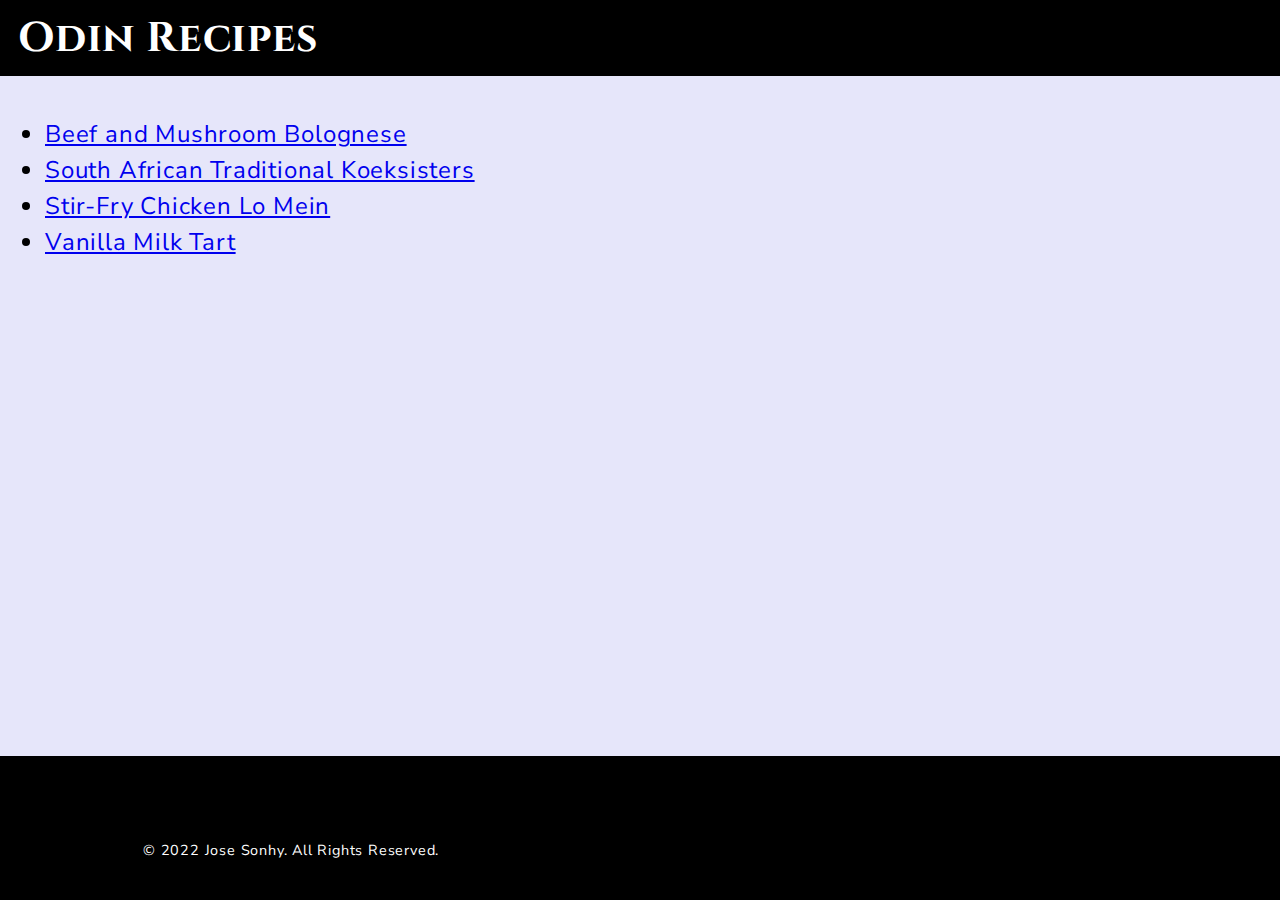
<file: index.html>
<!DOCTYPE html>
<html lang="en">
  <head>
    <meta charset="UTF-8" />
    <meta name="viewport" content="width=device-width, initial-scale=1.0" />
    <link rel="stylesheet" href="css/styles.css">
    <title>Odin Recipes</title>
  </head>
  <body class="body">

    <header class="header-home">
      <h1>Odin Recipes</h1>
    </header>

    <main class="main-content">
      <ul class="nav">
        <li>
          <a href="./recipes/beef-mushroom-bolognese.html">Beef and Mushroom Bolognese</a>
        </li>
        <li><a href="./recipes/koeksister.html">South African Traditional Koeksisters</a></li>
        <li><a href="./recipes/stir-fry.html">Stir-Fry Chicken Lo Mein</a></li>
        <li><a href="./recipes/milk-tart.html">Vanilla Milk Tart</a></li>
      </ul>
    </main>

    <!-- Sitewide footer -->
    <footer class="site-footer">
      <div class="footer-container">
        <p>&copy; 2022 Jose Sonhy. All Rights Reserved.</p>
      </div>
    </footer>

  </body>
</html>
</file>
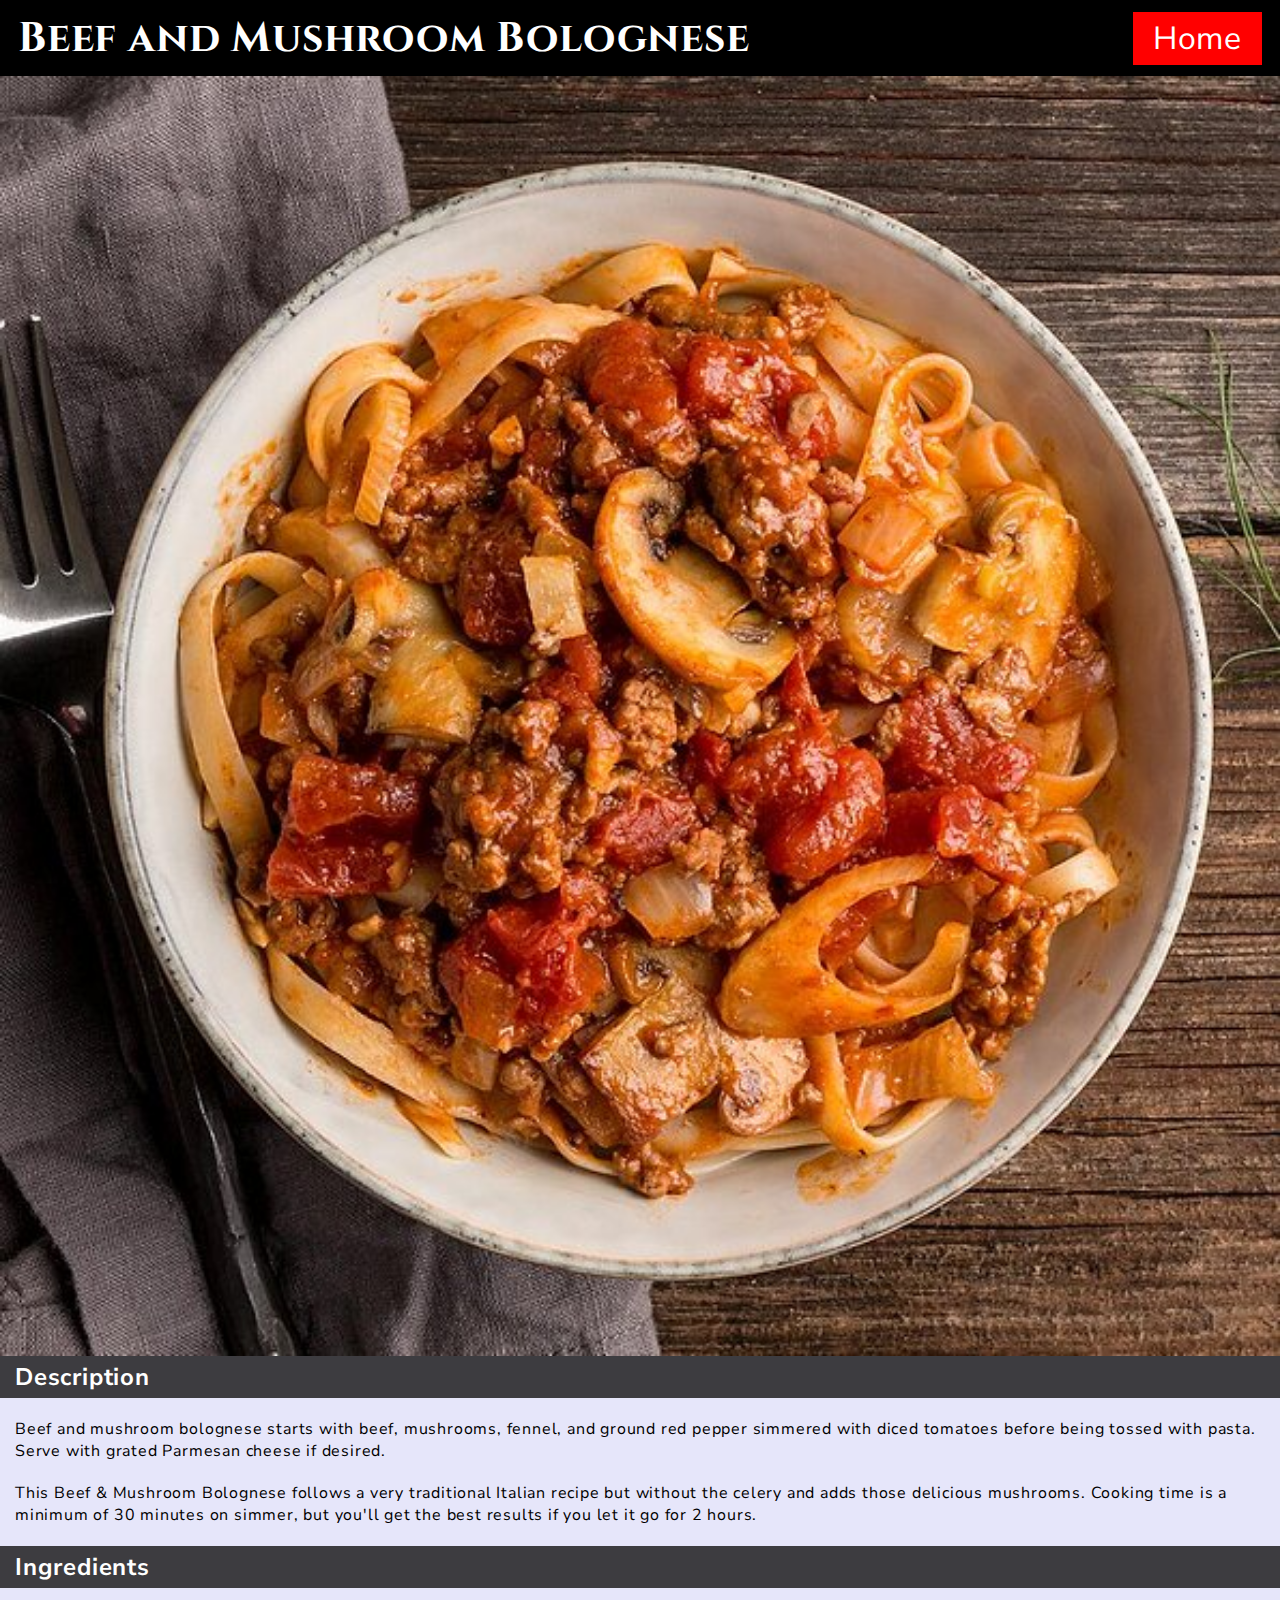
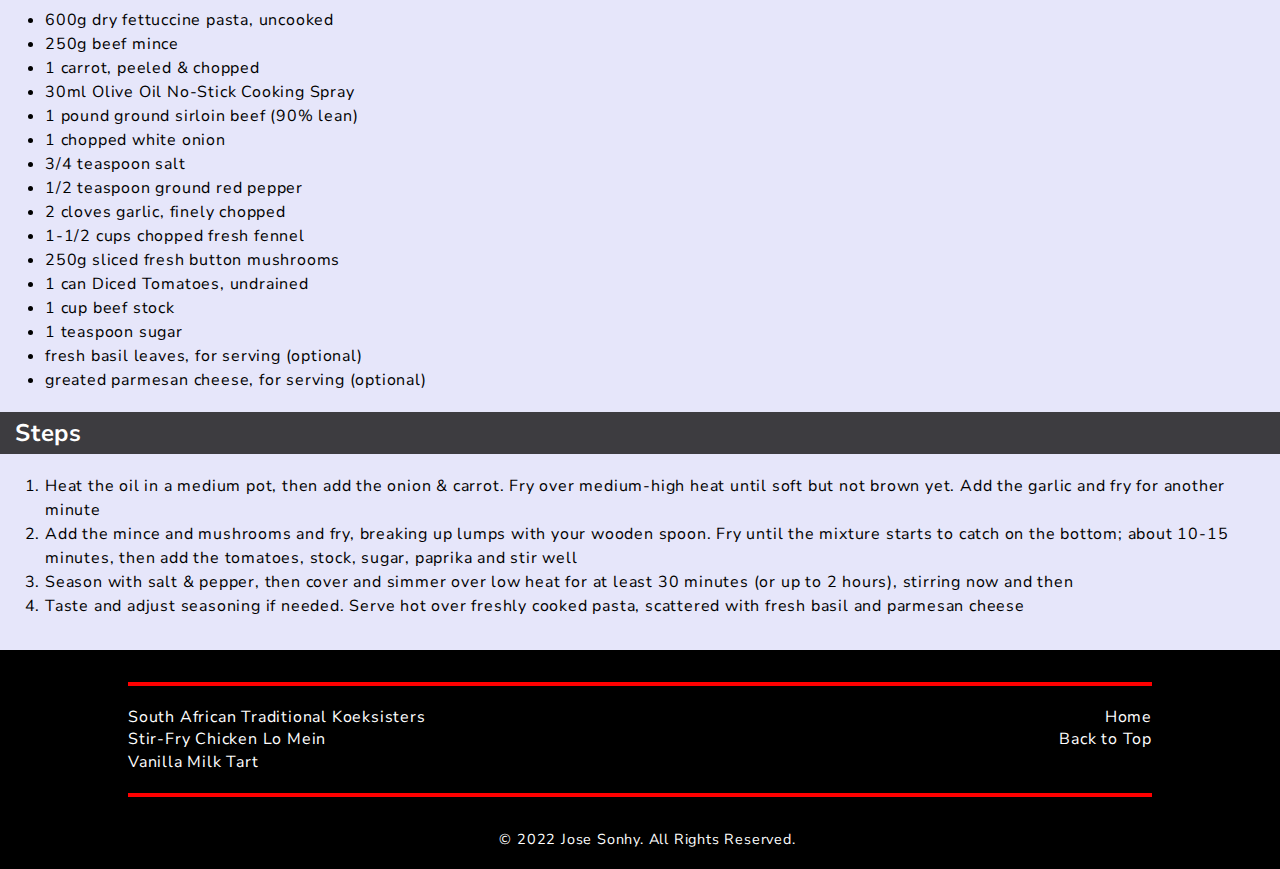
<file: recipes/beef-mushroom-bolognese.html>
<!DOCTYPE html>
<html lang="en">
  <head>
    <meta charset="UTF-8" />
    <meta name="viewport" content="width=device-width, initial-scale=1.0" />
    <link rel="stylesheet" href="../css/styles.css">
    <title>Beef and Mushroom Bolognese Recipe</title>
  </head>
  <body class="body">

    <header class="header-home">
      <h1>Beef and Mushroom Bolognese</h1>
      <a href="../index.html">Home</a>
    </header>

    <main id="top" class="main-content">
      <img src="beef-mushroom.jpeg" width="400" height="auto" alt="Beef and Mushroom Bolognese" />
      <h2>Description</h2>
      <p>
        Beef and mushroom bolognese starts with beef, mushrooms, fennel, and
        ground red pepper simmered with diced tomatoes before being tossed with
        pasta. Serve with grated Parmesan cheese if desired.
      </p>
      <p>
        This Beef & Mushroom Bolognese follows a very traditional Italian recipe
        but without the celery and adds those delicious mushrooms. Cooking time
        is a minimum of 30 minutes on simmer, but you'll get the best results if
        you let it go for 2 hours.
      </p>
      <h2>Ingredients</h2>
      <ul>
        <li>600g dry fettuccine pasta, uncooked</li>
        <li>250g beef mince</li>
        <li>1 carrot, peeled & chopped</li>
        <li>30ml Olive Oil No-Stick Cooking Spray</li>
        <li>1 pound ground sirloin beef (90% lean)</li>
        <li>1 chopped white onion</li>
        <li>3/4 teaspoon salt</li>
        <li>1/2 teaspoon ground red pepper</li>
        <li>2 cloves garlic, finely chopped</li>
        <li>1-1/2 cups chopped fresh fennel</li>
        <li>250g sliced fresh button mushrooms</li>
        <li>1 can Diced Tomatoes, undrained</li>
        <li>1 cup beef stock</li>
        <li>1 teaspoon sugar</li>
        <li>fresh basil leaves, for serving (optional)</li>
        <li>greated parmesan cheese, for serving (optional)</li>
      </ul>
      <h2>Steps</h2>
      <ol>
        <li>
          Heat the oil in a medium pot, then add the onion & carrot. Fry over
          medium-high heat until soft but not brown yet. Add the garlic and fry
          for another minute
        </li>
        <li>
          Add the mince and mushrooms and fry, breaking up lumps with your
          wooden spoon. Fry until the mixture starts to catch on the bottom; 
          about 10-15 minutes, then add the tomatoes, stock, sugar, paprika and
          stir well
        </li>
        <li>
          Season with salt & pepper, then cover and simmer over low heat for at
          least 30 minutes (or up to 2 hours), stirring now and then
        </li>
        <li>
          Taste and adjust seasoning if needed. Serve hot over freshly cooked
          pasta, scattered with fresh basil and parmesan cheese
        </li>
      </ol>
    </main>

    <footer class="site-footer">
      <hr>
      <div class="footer-container">
        <div class="recipes-nav">
          <a href="koeksister.html">South African Traditional Koeksisters</a>
          <a href="stir-fry.html">Stir-Fry Chicken Lo Mein</a>
          <a href="milk-tart.html">Vanilla Milk Tart</a>
        </div>    
        <div class="page-nav">
          <a href="../index.html">Home</a>
          <a href="#top">Back to Top</a>
        </div>
      </div>
      <hr>
      <p>&copy; 2022 Jose Sonhy. All Rights Reserved.</p>
    </footer>

  </body>
</html>
</file>
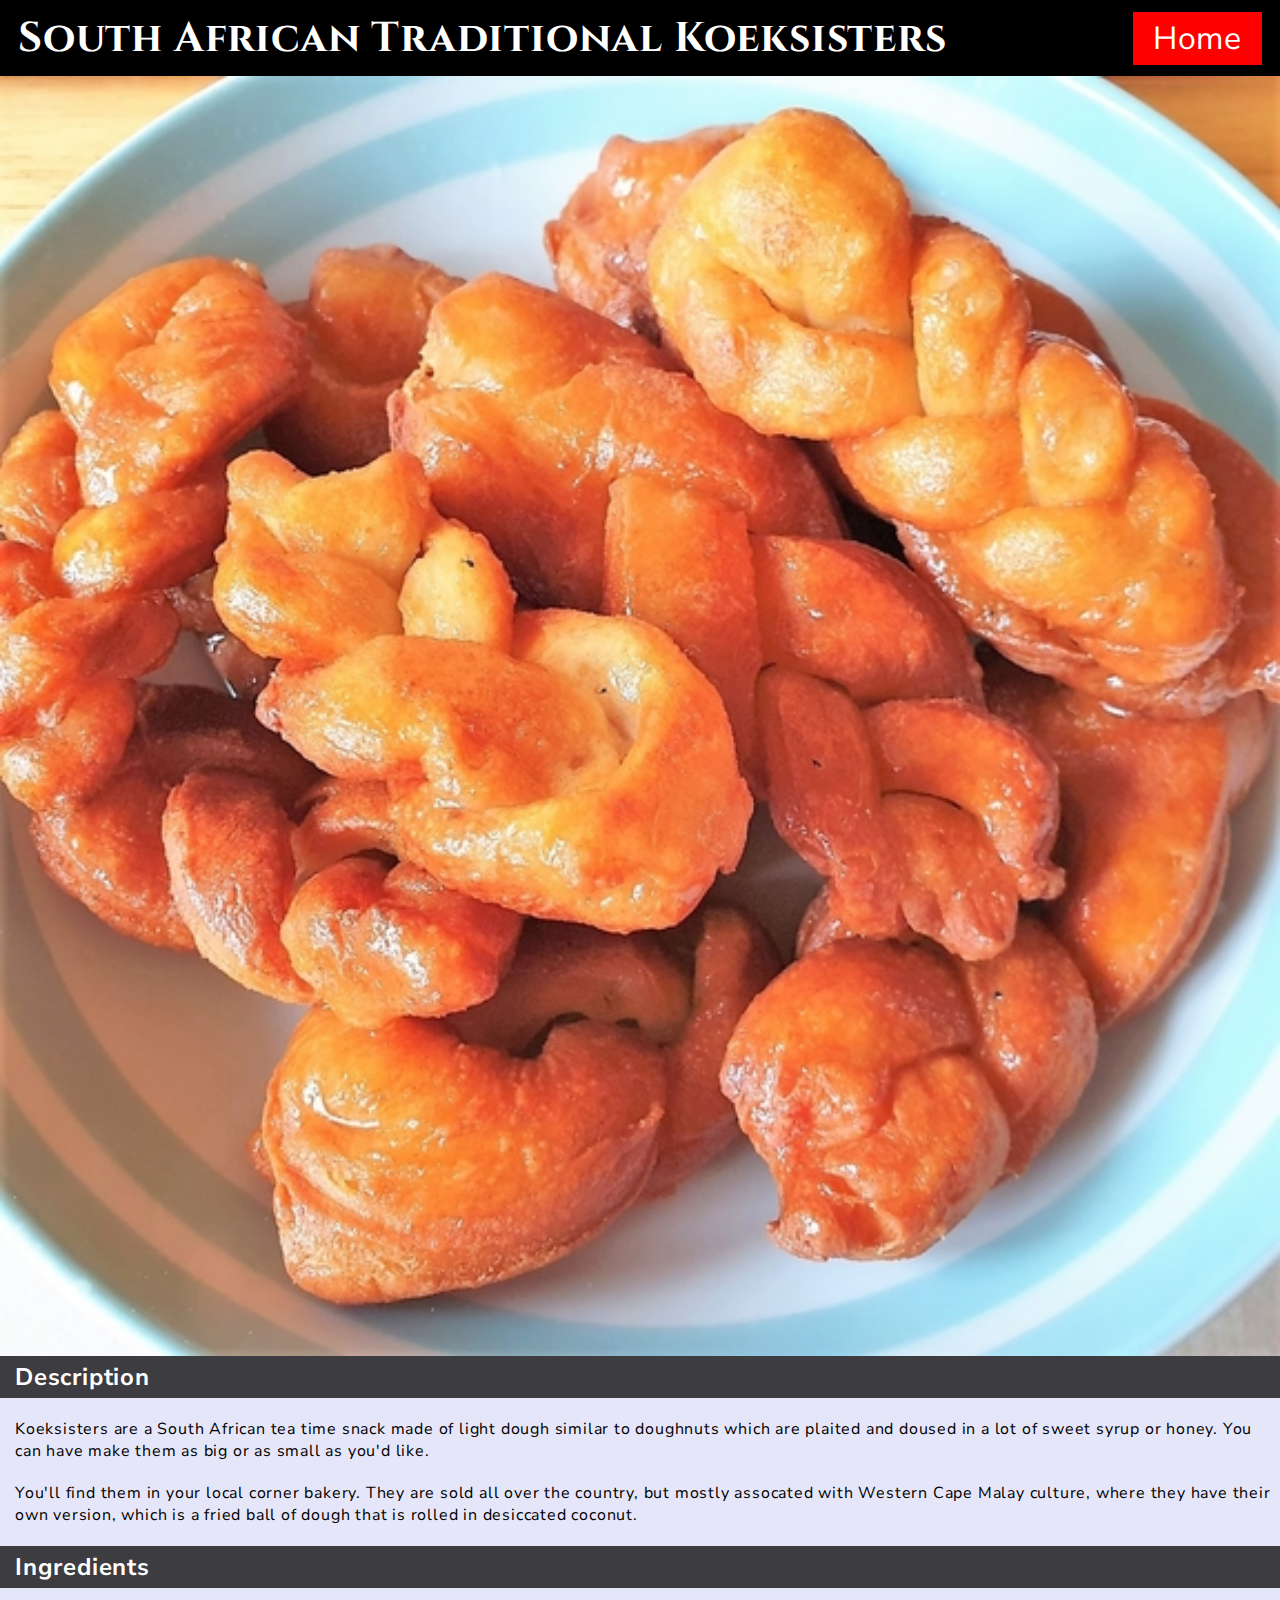
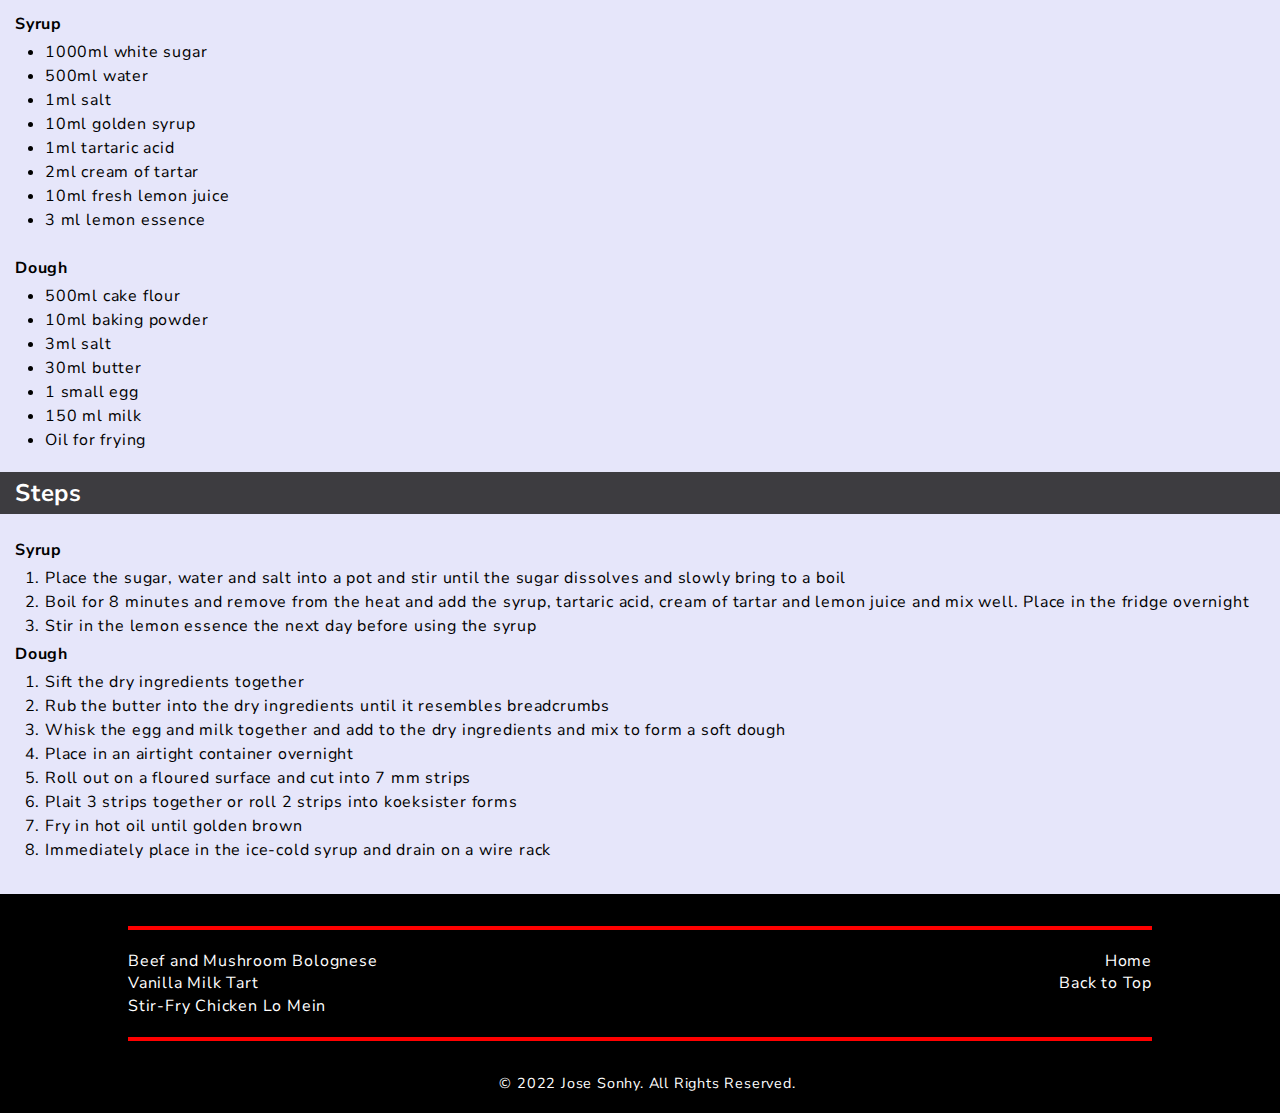
<file: recipes/koeksister.html>
<!DOCTYPE html>
<html lang="en">
  <head>
    <meta charset="UTF-8" />
    <meta name="viewport" content="width=device-width, initial-scale=1.0" />
    <link rel="stylesheet" href="../css/styles.css">
    <title>South African Traditional Koeksisters</title>
  </head>
  <body class="body">

    <header class="header-home">
      <h1>South African Traditional Koeksisters</h1>
      <a href="../index.html">Home</a>
    </header>

    <main id="top" class="main-content">
      <img src="koeksisters.jpg" width="400" height="auto" alt="South African Traditional Koeksisters" />
      <h2>Description</h2>
      <p>
        Koeksisters are a South African tea time snack made of light dough similar to doughnuts which are plaited and doused in a lot of sweet syrup or honey. You can have make them as big or as small as you'd like.
      </p>
      <p>
        You'll find them in your local corner bakery. They are sold all over the country, but mostly assocated with Western Cape Malay culture, where they have their own version, which is a fried ball of dough that is rolled in desiccated coconut.
      </p>
      <h2>Ingredients</h2>
      <h4>Syrup</h4>
      <ul>
        <li>1000ml white sugar</li>
        <li>500ml water</li>
        <li>1ml salt</li>
        <li>10ml golden syrup</li>
        <li>1ml tartaric acid</li>
        <li>2ml cream of tartar</li>
        <li>10ml fresh lemon juice</li>
        <li>3 ml lemon essence</li>
      </ul>
      <h4>Dough</h4>
      <ul>
        <li>500ml cake flour</li>
        <li>10ml baking powder</li>
        <li>3ml salt</li>
        <li>30ml butter</li>
        <li>1 small egg</li>
        <li>150 ml milk</li>
        <li>Oil for frying</li>
      </ul>
      <h2>Steps</h2>
      <h4>Syrup</h4>
      <ol>
        <li>Place the sugar, water and salt into a pot and stir until the sugar dissolves and slowly bring to a boil</li>
        <li>Boil for 8 minutes and remove from the heat and add the syrup, tartaric acid, cream of tartar and lemon juice and mix well. Place in the fridge overnight</li>
        <li>Stir in the lemon essence the next day before using the syrup</li>
      </ol>
      <h4>Dough</h4>
      <ol>
        <li>Sift the dry ingredients together</li>
        <li>Rub the butter into the dry ingredients until it resembles breadcrumbs</li>
        <li>Whisk the egg and milk together and add to the dry ingredients and mix to form a soft dough</li>
        <li>Place in an airtight container overnight</li>
        <li>Roll out on a floured surface and cut into 7 mm strips</li>
        <li>Plait 3 strips together or roll 2 strips into koeksister forms</li>
        <li>Fry in hot oil until golden brown</li>
        <li>Immediately place in the ice-cold syrup and drain on a wire rack</li>
      </ol>
    </main>

    <footer class="site-footer">
      <hr>
      <div class="footer-container">
        <div class="recipes-nav">
          <a href="beef-mushroom-bolognese.html">Beef and Mushroom Bolognese</a>
          <a href="milk-tart.html">Vanilla Milk Tart</a>
          <a href="stir-fry.html">Stir-Fry Chicken Lo Mein</a>
        </div>
        <div class="page-nav">
          <a href="../index.html">Home</a>
          <a href="#top">Back to Top</a>
        </div>
      </div>
      <hr>      
      <p>&copy; 2022 Jose Sonhy. All Rights Reserved.</p>
    </footer>

  </body>
</html>
</file>
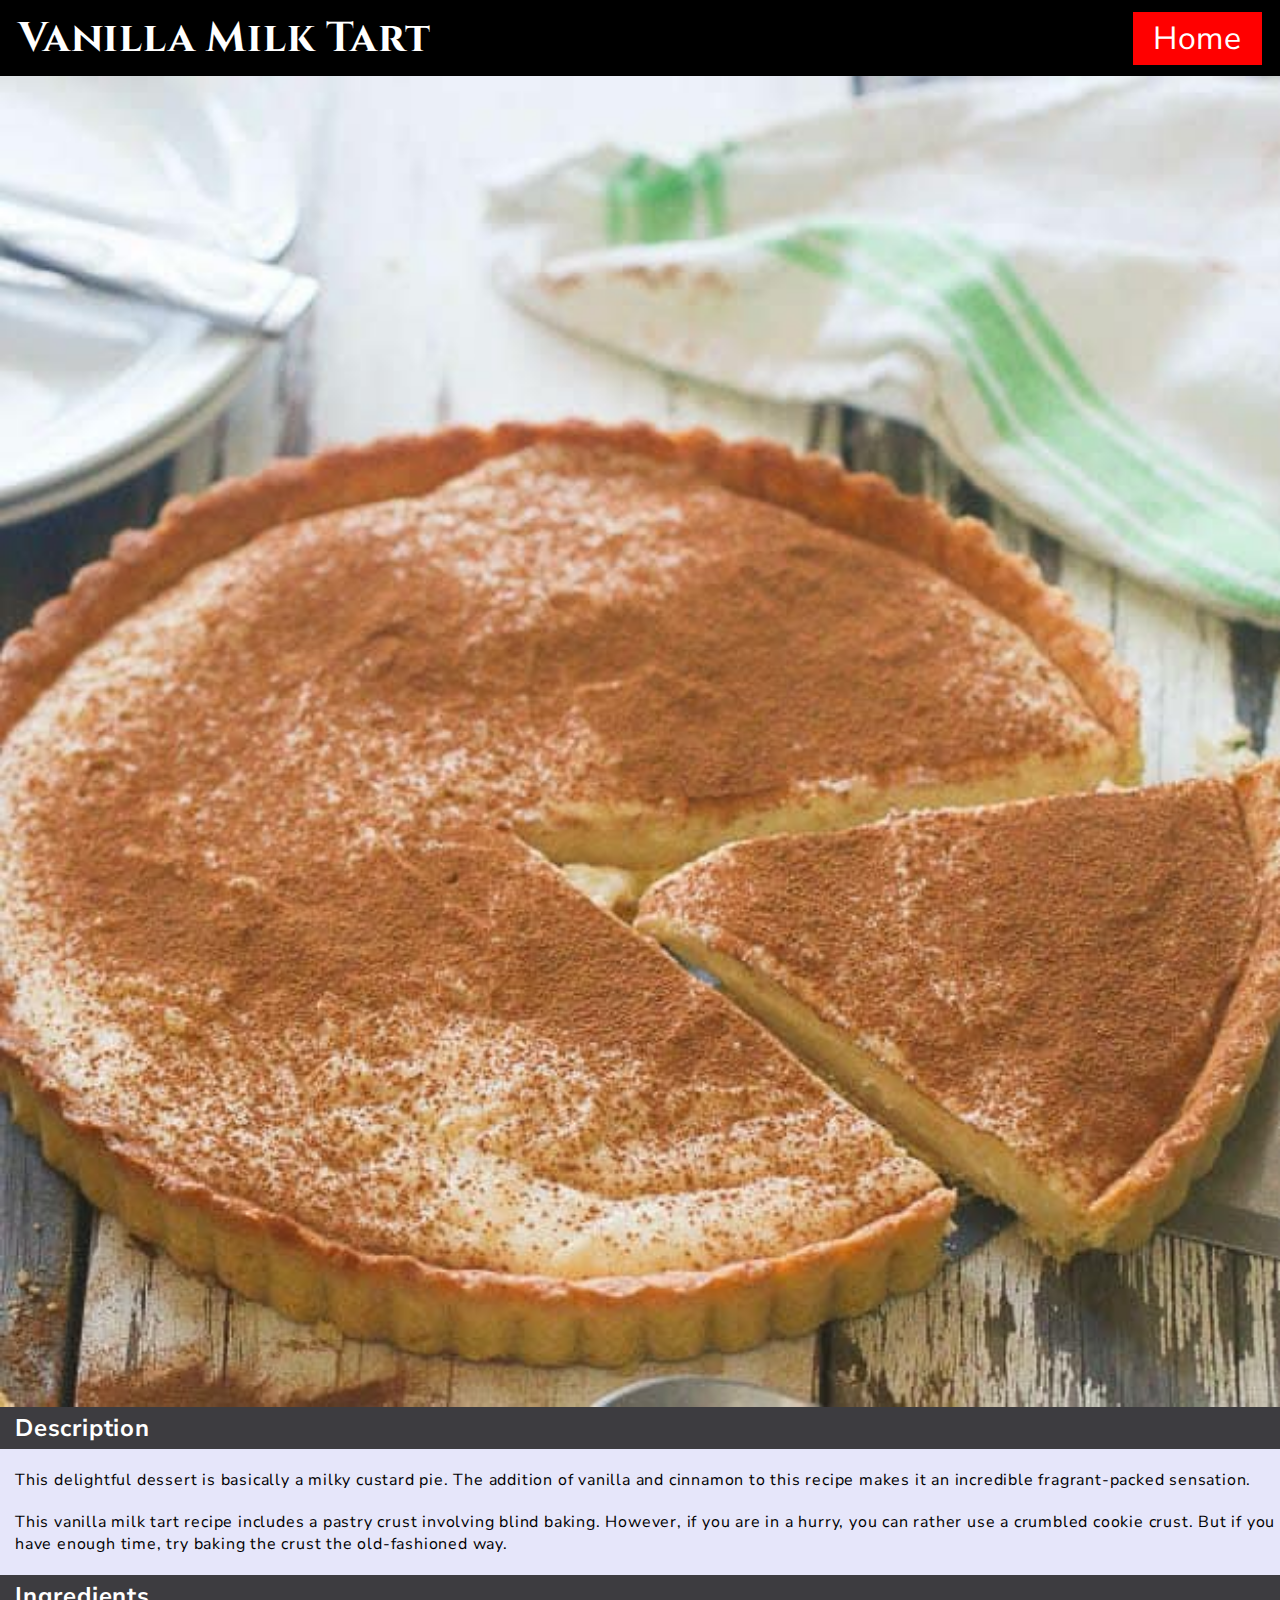
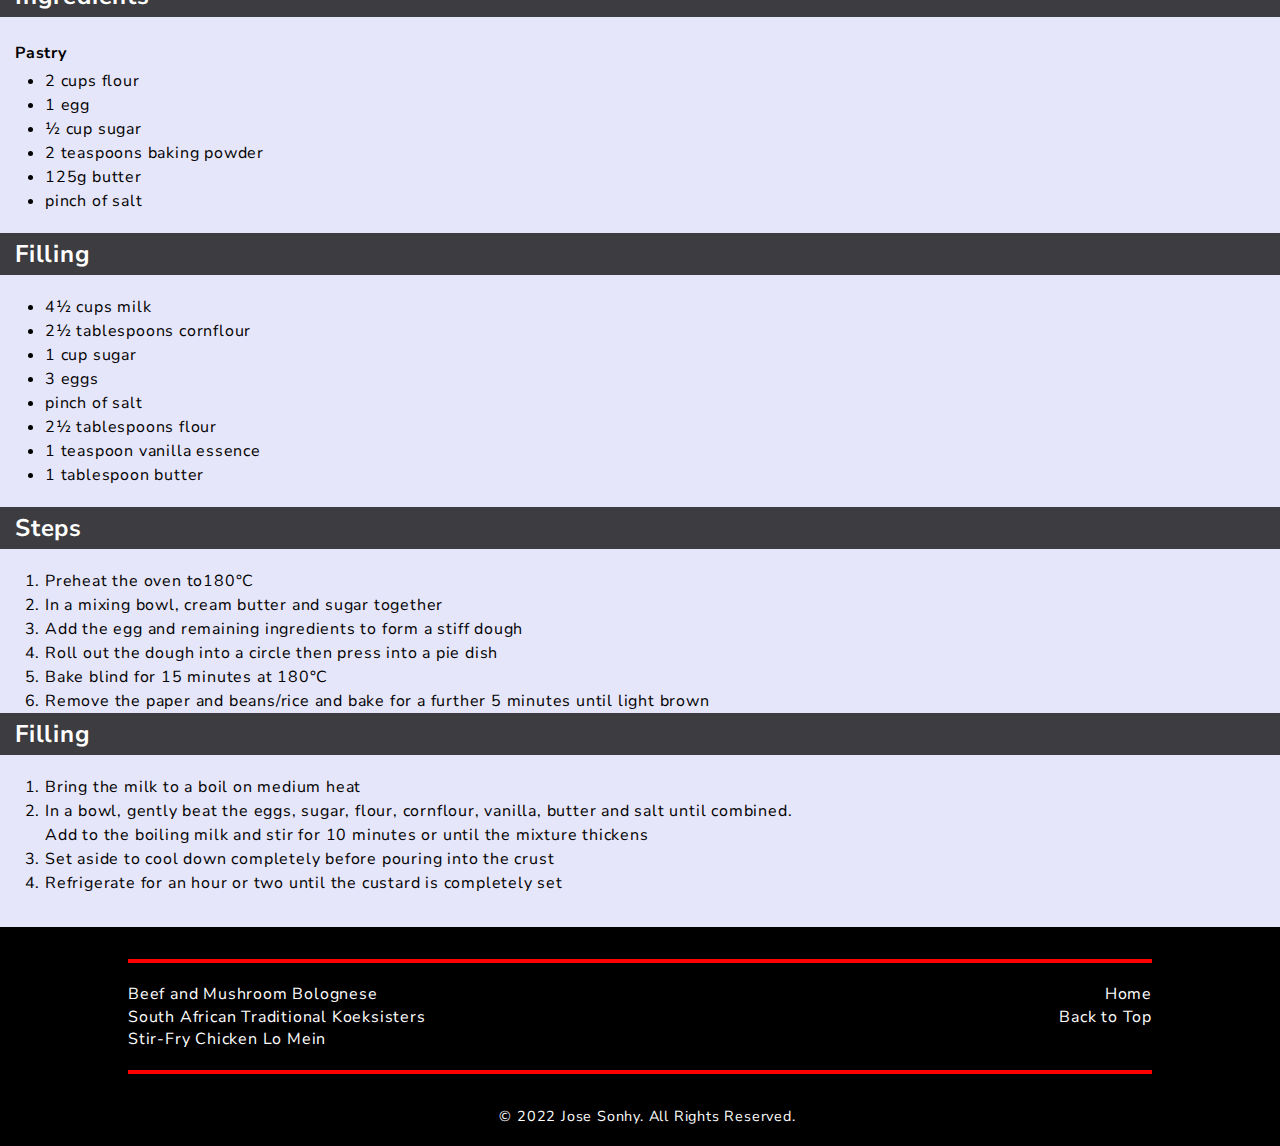
<file: recipes/milk-tart.html>
<!DOCTYPE html>
<html lang="en">
  <head>
    <meta charset="UTF-8" />
    <meta name="viewport" content="width=device-width, initial-scale=1.0" />
    <link rel="stylesheet" href="../css/styles.css">
    <title>Vanilla milk tart &#45; Creamy, light and simply delicious</title>
  </head>
  <body class="body">

    <header class="header-home">
      <h1>Vanilla Milk Tart</h1>
      <a href="../index.html">Home</a>
    </header>

    <main id="top" class="main-content">
      <img src="milk-tart.jpg"  width="400" height="auto"alt="Vanilla milk tart" />
      <h2>Description</h2>
      <p>
        This delightful dessert is basically a milky custard pie. The addition
        of vanilla and cinnamon to this recipe makes it an incredible
        fragrant-packed sensation.
      </p>
      <p>
        This vanilla milk tart recipe includes a pastry crust involving blind
        baking. However, if you are in a hurry, you can rather use a crumbled
        cookie crust. But if you have enough time, try baking the crust the
        old-fashioned way.
      </p>
      <h2>Ingredients</h2>
      <h4>Pastry</h4>
      <ul>
        <li>2 cups flour</li>
        <li>1 egg</li>
        <li>½ cup sugar</li>
        <li>2 teaspoons baking powder</li>
        <li>125g butter</li>
        <li>pinch of salt</li>
      </ul>
      <h2>Filling</h2>
      <ul>
        <li>4½ cups milk</li>
        <li>2½ tablespoons cornflour</li>
        <li>1 cup sugar</li>
        <li>3 eggs</li>
        <li>pinch of salt</li>
        <li>2½ tablespoons flour</li>
        <li>1 teaspoon vanilla essence</li>
        <li>1 tablespoon butter</li>
      </ul>
      <h2>Steps</h2>
      <ol>
        <li>Preheat the oven to180°C</li>
        <li>In a mixing bowl, cream butter and sugar together</li>
        <li>Add the egg and remaining ingredients to form a stiff dough</li>
        <li>Roll out the dough into a circle then press into a pie dish</li>
        <li>Bake blind for 15 minutes at 180°C</li>
        <li>
          Remove the paper and beans/rice and bake for a further 5 minutes until
          light brown
        </li>
      </ol>
      <h2>Filling</h2>
      <ol>
        <li>Bring the milk to a boil on medium heat</li>
        <li>
          In a bowl, gently beat the eggs, sugar, flour, cornflour, vanilla,
          butter and salt until combined. <br />
          Add to the boiling milk and stir for 10 minutes or until the mixture
          thickens
        </li>
        <li>Set aside to cool down completely before pouring into the crust</li>
        <li>
          Refrigerate for an hour or two until the custard is completely set
        </li>
      </ol>
    </main>

    <footer class="site-footer">
      <hr>
      <div class="footer-container">
      <div class="recipes-nav">
        <a href="beef-mushroom-bolognese.html">Beef and Mushroom Bolognese</a>
        <a href="koeksister.html">South African Traditional Koeksisters</a></li>
        <a href="stir-fry.html">Stir-Fry Chicken Lo Mein</a>
      </div>
      <div class="page-nav">
        <a href="../index.html">Home</a>
        <a href="#top">Back to Top</a>
      </div>
      </div>
      <hr>
      <p>&copy; 2022 Jose Sonhy. All Rights Reserved.</p>
    </footer>

  </body>
</html>
</file>
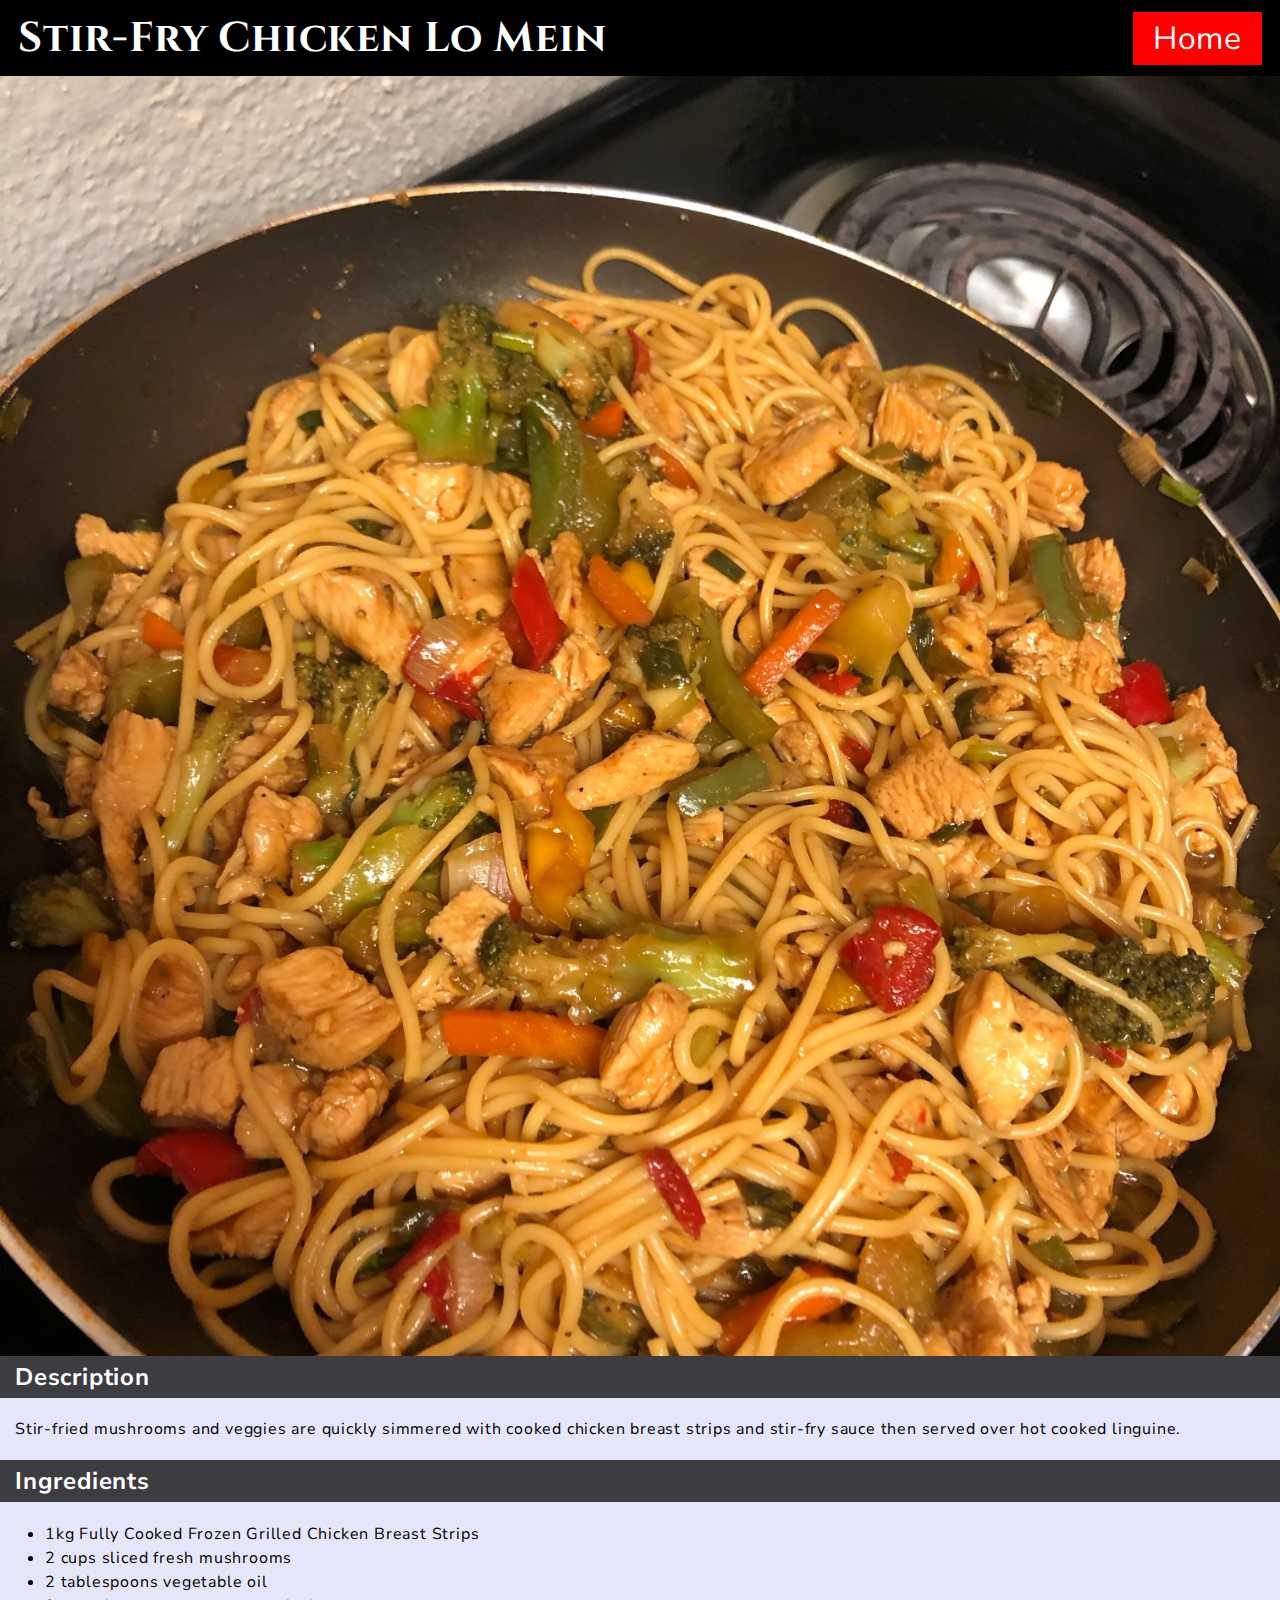
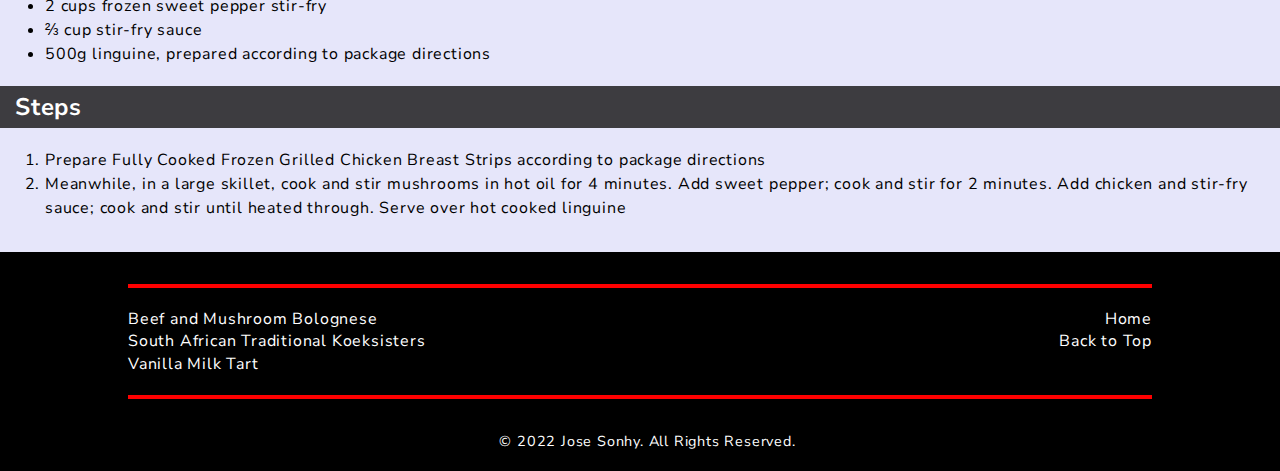
<file: recipes/stir-fry.html>
<!DOCTYPE html>
<html lang="en">
  <head>
    <meta charset="UTF-8" />
    <meta name="viewport" content="width=device-width, initial-scale=1.0" />
    <link rel="stylesheet" href="../css/styles.css">
    <title>Stir-Fry Chicken Lo Mein</title>
  </head>
  <body class="body">

    <header class="header-home">
      <h1>Stir-Fry Chicken Lo Mein</h1>
      <a href="../index.html">Home</a>
    </header>

    <main id="top" class="main-content">
      <img src="stir-fry.jpeg" width="400" height="auto" alt="Stir-Fry Chicken Lo Mein" width="550" />
      <h2>Description</h2>
      <p>
        Stir-fried mushrooms and veggies are quickly simmered with cooked
        chicken breast strips and stir-fry sauce then served over hot cooked
        linguine.
      </p>
      <h2>Ingredients</h2>
      <ul>
        <li>1kg Fully Cooked Frozen Grilled Chicken Breast Strips</li>
        <li>2 cups sliced fresh mushrooms</li>
        <li>2 tablespoons vegetable oil</li>
        <li>2 cups frozen sweet pepper stir-fry</li>
        <li>⅔ cup stir-fry sauce</li>
        <li>500g linguine, prepared according to package directions</li>
      </ul>
      <h2>Steps</h2>
      <ol>
        <li>
          Prepare Fully Cooked Frozen Grilled Chicken Breast Strips according to
          package directions
        </li>
        <li>
          Meanwhile, in a large skillet, cook and stir mushrooms in hot oil for
          4 minutes. Add sweet pepper; cook and stir for 2 minutes. Add chicken
          and stir-fry sauce; cook and stir until heated through. Serve over hot
          cooked linguine
        </li>
      </ol>
    </main>

    <footer class="site-footer">
      <hr>
      <div class="footer-container">
      <div class="recipes-nav">
        <a href="beef-mushroom-bolognese.html">Beef and Mushroom Bolognese</a>
        <a href="koeksister.html">South African Traditional Koeksisters</a>
        <a href="milk-tart.html">Vanilla Milk Tart</a>
      </div>
      <div class="page-nav">
        <a href="../index.html">Home</a>
        <a href="#top">Back to Top</a>
      </div>
      </div>
      <hr>      
      <p>&copy; 2022 Jose Sonhy. All Rights Reserved.</p>
    </footer>

  </body>
</html>
</file>
<file: css/styles.css>
@import url("https://fonts.googleapis.com/css2?family=Nunito+Sans&display=swap");
@import url('https://fonts.googleapis.com/css2?family=Cinzel&display=swap');

/* Global styles */
* {
    padding: 0;
    margin: 0;
    box-sizing: border-box;
}

body {
  font-family: "Nunito Sans", sans-serif;
  min-height: 100vh;
  background-color: lavender;
  letter-spacing: 0.05rem;
}

/* Header styles */
.header-home {
    background-color: black;
    color: #fff;
    font-size: 1.3rem;
    font-family: 'Cinzel', serif;
    padding: 10px 18px;
    display: flex;
    justify-content: space-between;
    align-items: center;
}

.header-home a {
    text-decoration: none;
    padding: 5px 20px;
    color: white;
    background-color: red;
    font-family: "Nunito Sans", sans-serif;
    font-size: xx-large;
}

.header-home a:hover {
    border: 2px solid whitesmoke;
    font-size: 1.5rem;
}

.header-home a:active {
    background-color: #fff;
    color: black;
    font-size: 1.5rem;
}

@media only screen and (max-width: 768px) {
    .header-home {
        background-color: black;
        color: #fff;
        font-size: 1rem;
        padding: 10px;
        text-align: center;
        display: flex;
        flex-direction: column;
    }

    .header-home a {
        text-decoration: none;
        padding: 5px 20px;
        margin-top: 10px;
        color: white;
        background-color: red;
        font-size: xx-large;
        width: 100%;
        border-radius: 5px;
    }
  }

  .main-content h2, p, ul {
    margin-bottom: 20px;
  }

  .main-content img {
    display: block;
    width: 100%;
    margin: 0 auto;
  }

  h2 {
    background-color: rgba(19, 17, 17, 0.8);
    color: #fff;
    padding: 5px 15px;
  }

  h4 {
    padding: 5px 15px;
  }

  p {
    padding-left: 15px;
  }

  ul, ol {
    padding-left: 45px;
    line-height: 1.5;
  }

  @media only screen and (max-width: 768px) {
    .main-content {
        display: flex;
        flex-direction: column;
    }

    .main-content img {
        display: block;
        width: 100%;
        margin: 0 auto;
    }

    /* Footer */
    .footer-container {
      max-width: 80%;
      margin: auto;
      margin-top: 20px;
      margin-bottom: 20px;
      display: flex;
      flex-direction: column;
      gap: 30px;
    }

    .recipes-nav, .page-nav {
      display: flex;
      flex-direction: column;
      text-align: left;
    }
  }

/* Footer Styles */

hr {
  width: 80%;
  border: 2px solid red;
  margin: auto;
}

.site-footer {
  background-color: black;
  color: #fff;
  width: 100vw;
  margin-top: 2rem;
  padding-top: 2rem;
  text-align: center;
}

.footer-container a {
  text-decoration: none;
  color: #fff;
  line-height: 1.4rem;
}

.site-footer p {
  font-size: 0.9rem;
  padding-top: 2rem;
}

.footer-container {
  max-width: 80%;
  margin: auto;
  margin-top: 20px;
  margin-bottom: 20px;
  display: flex;
  justify-content: space-between;
  gap: 30px;
}

.recipes-nav, .page-nav {
  display: flex;
  flex-direction: column;
  text-align: left;
}

.page-nav {
  text-align: right;
}

.body {
  height: 100%;
  display: flex;
  flex-direction: column;
}

.main-content {
  flex: 1;
}

.main-content .nav {
  margin: 20px auto;
  padding-top: 20px;
  font-size: 1.5rem;
}
</file>
